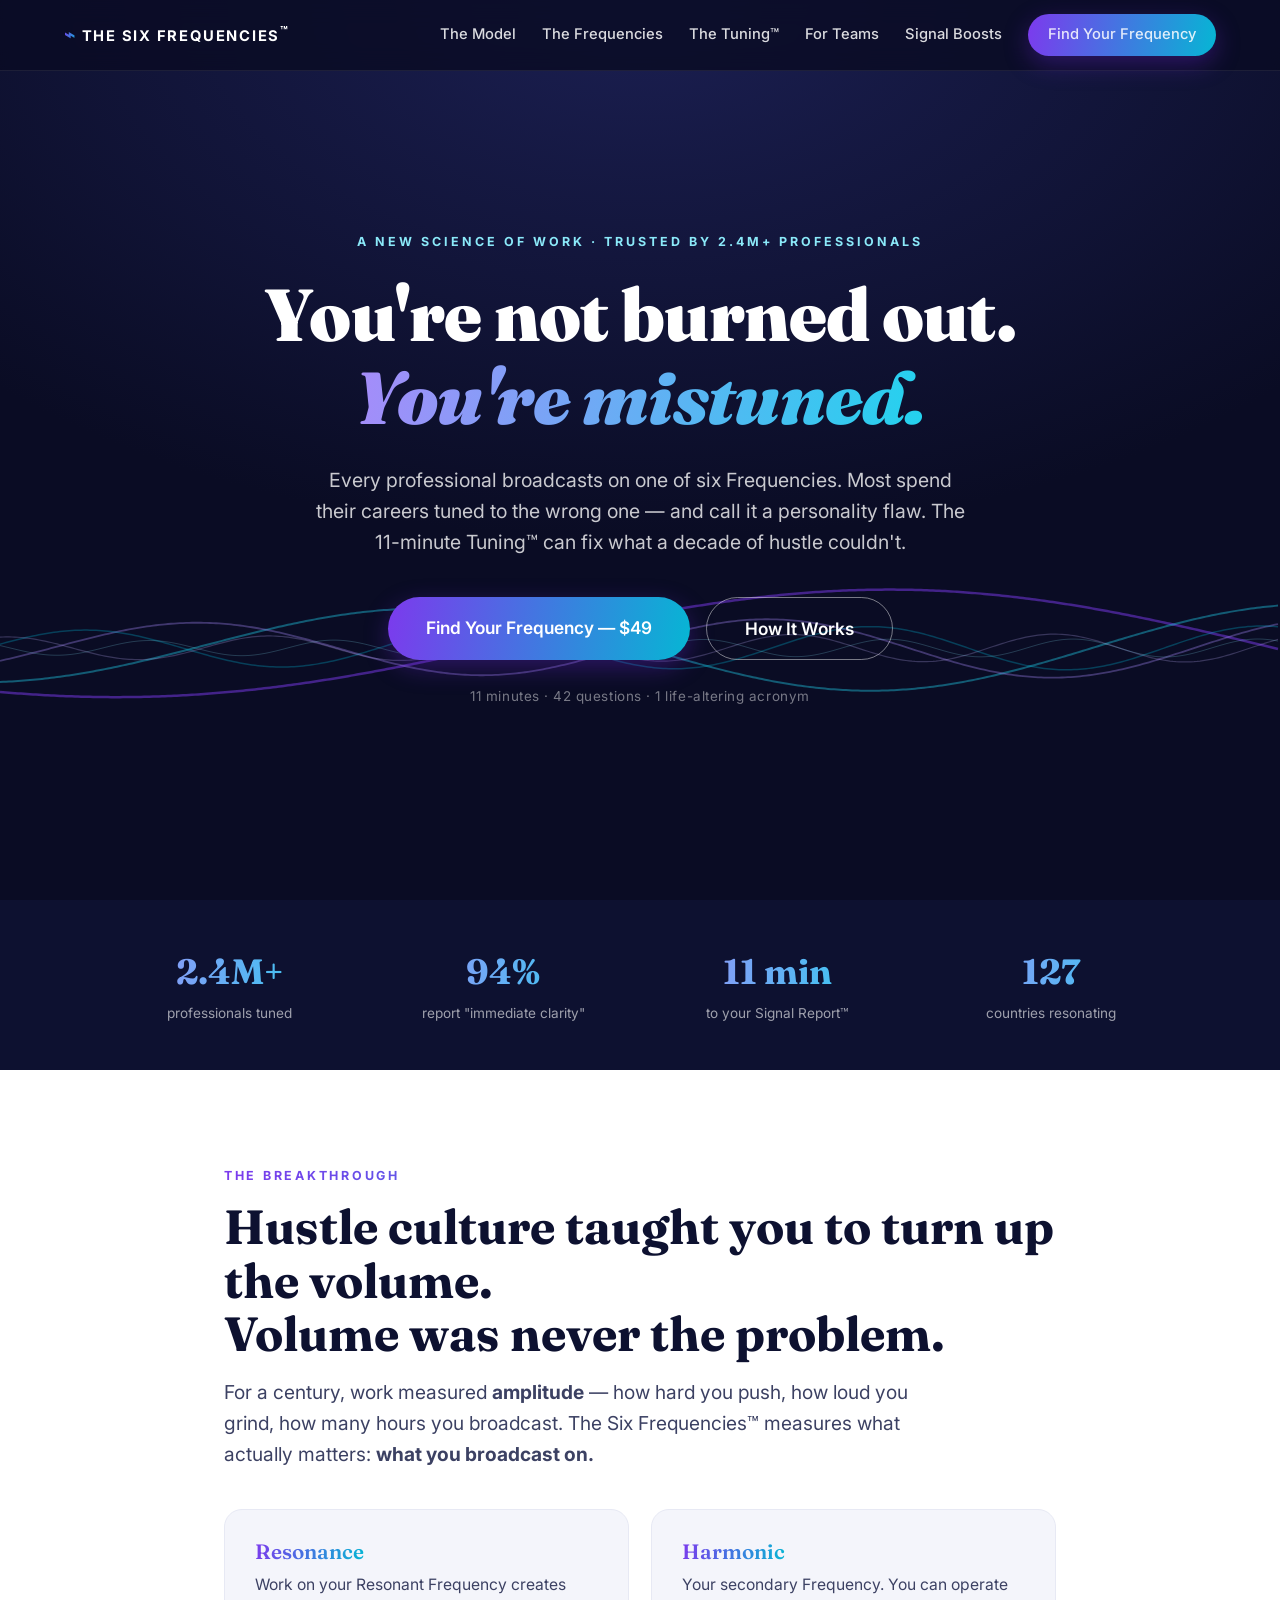
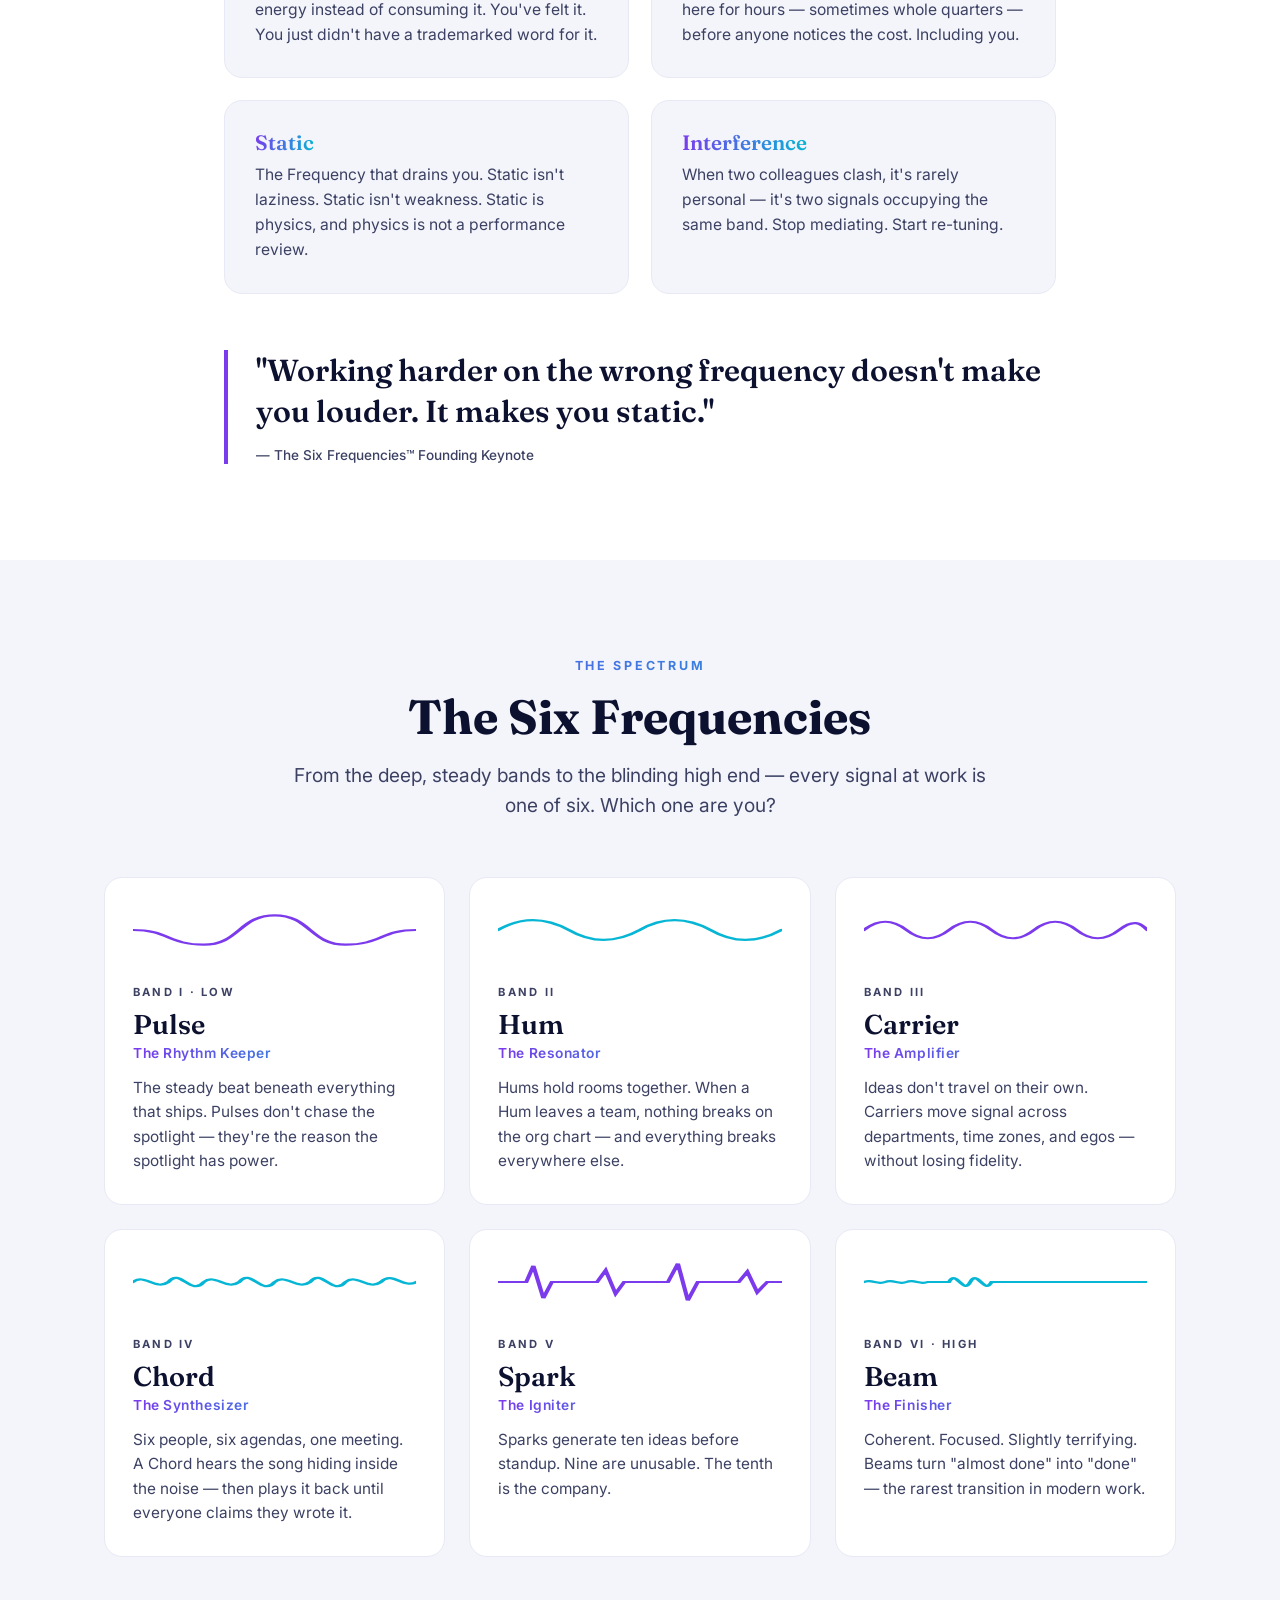
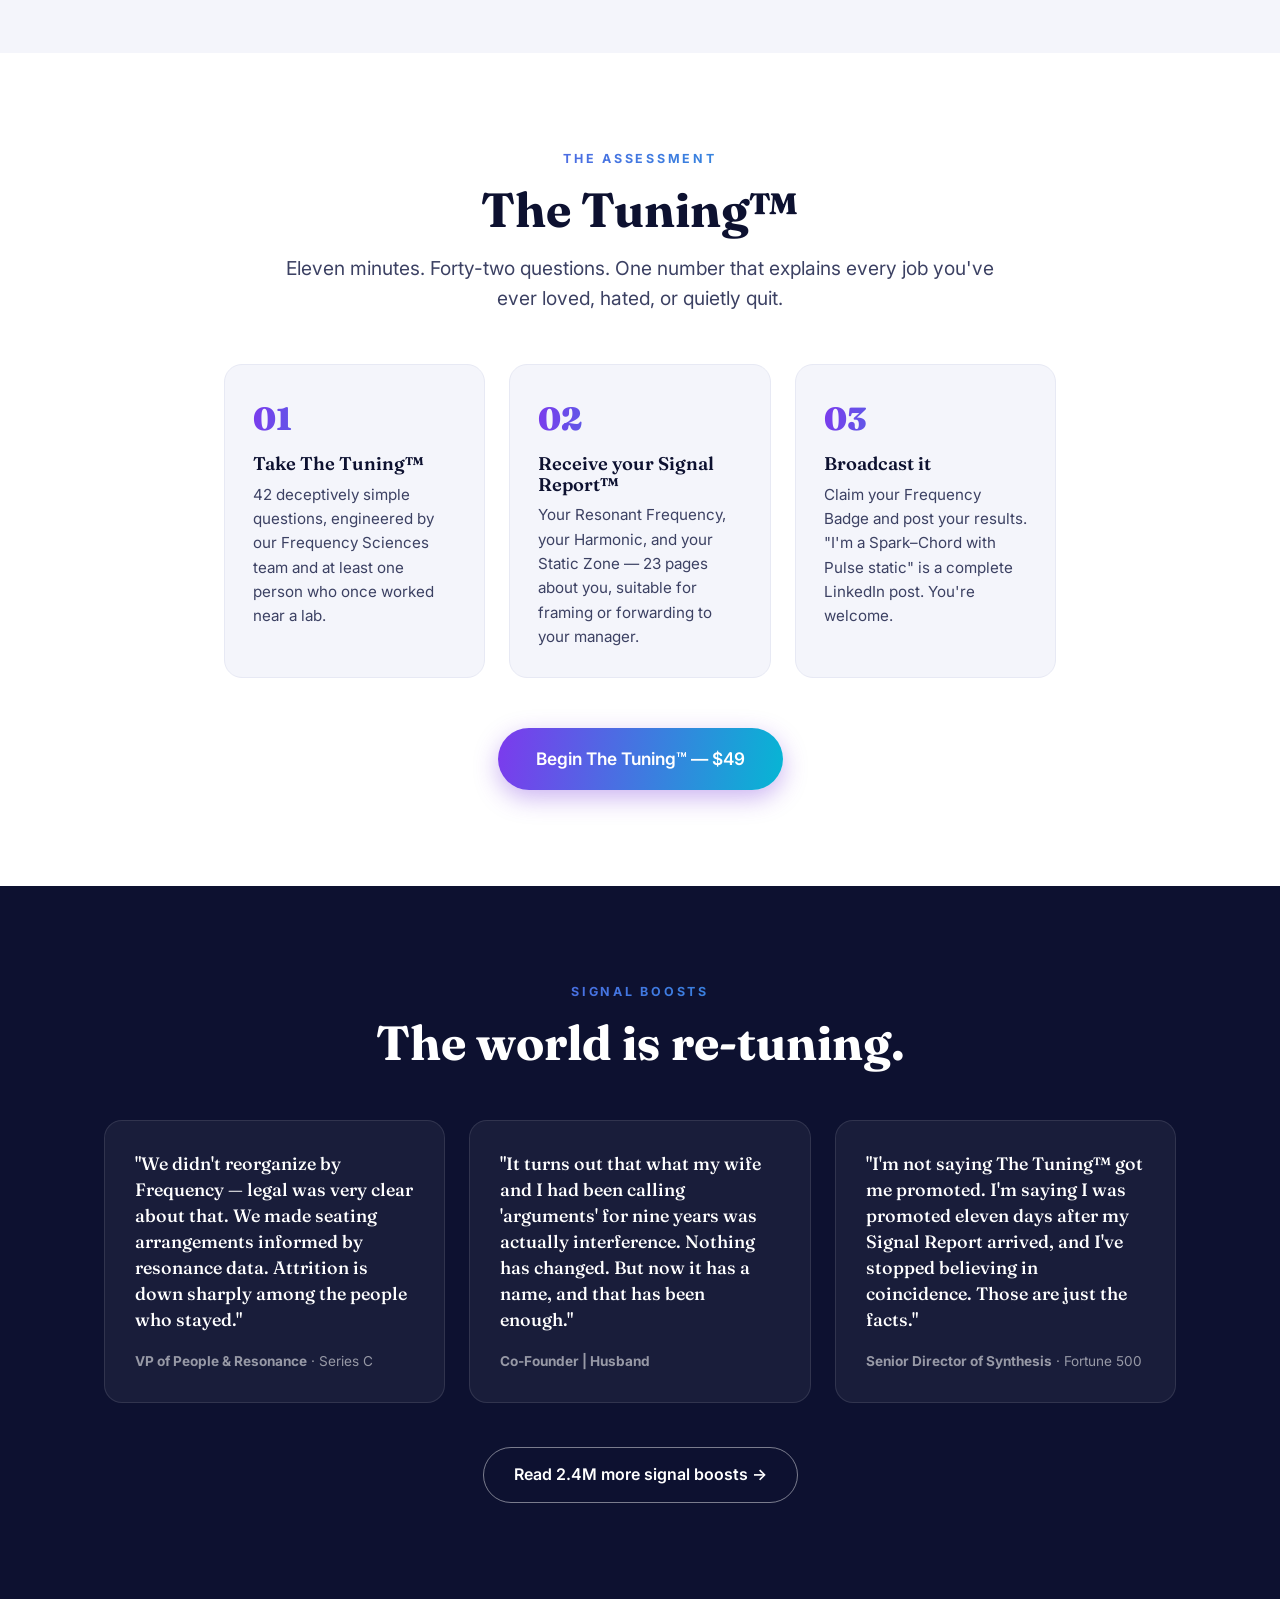
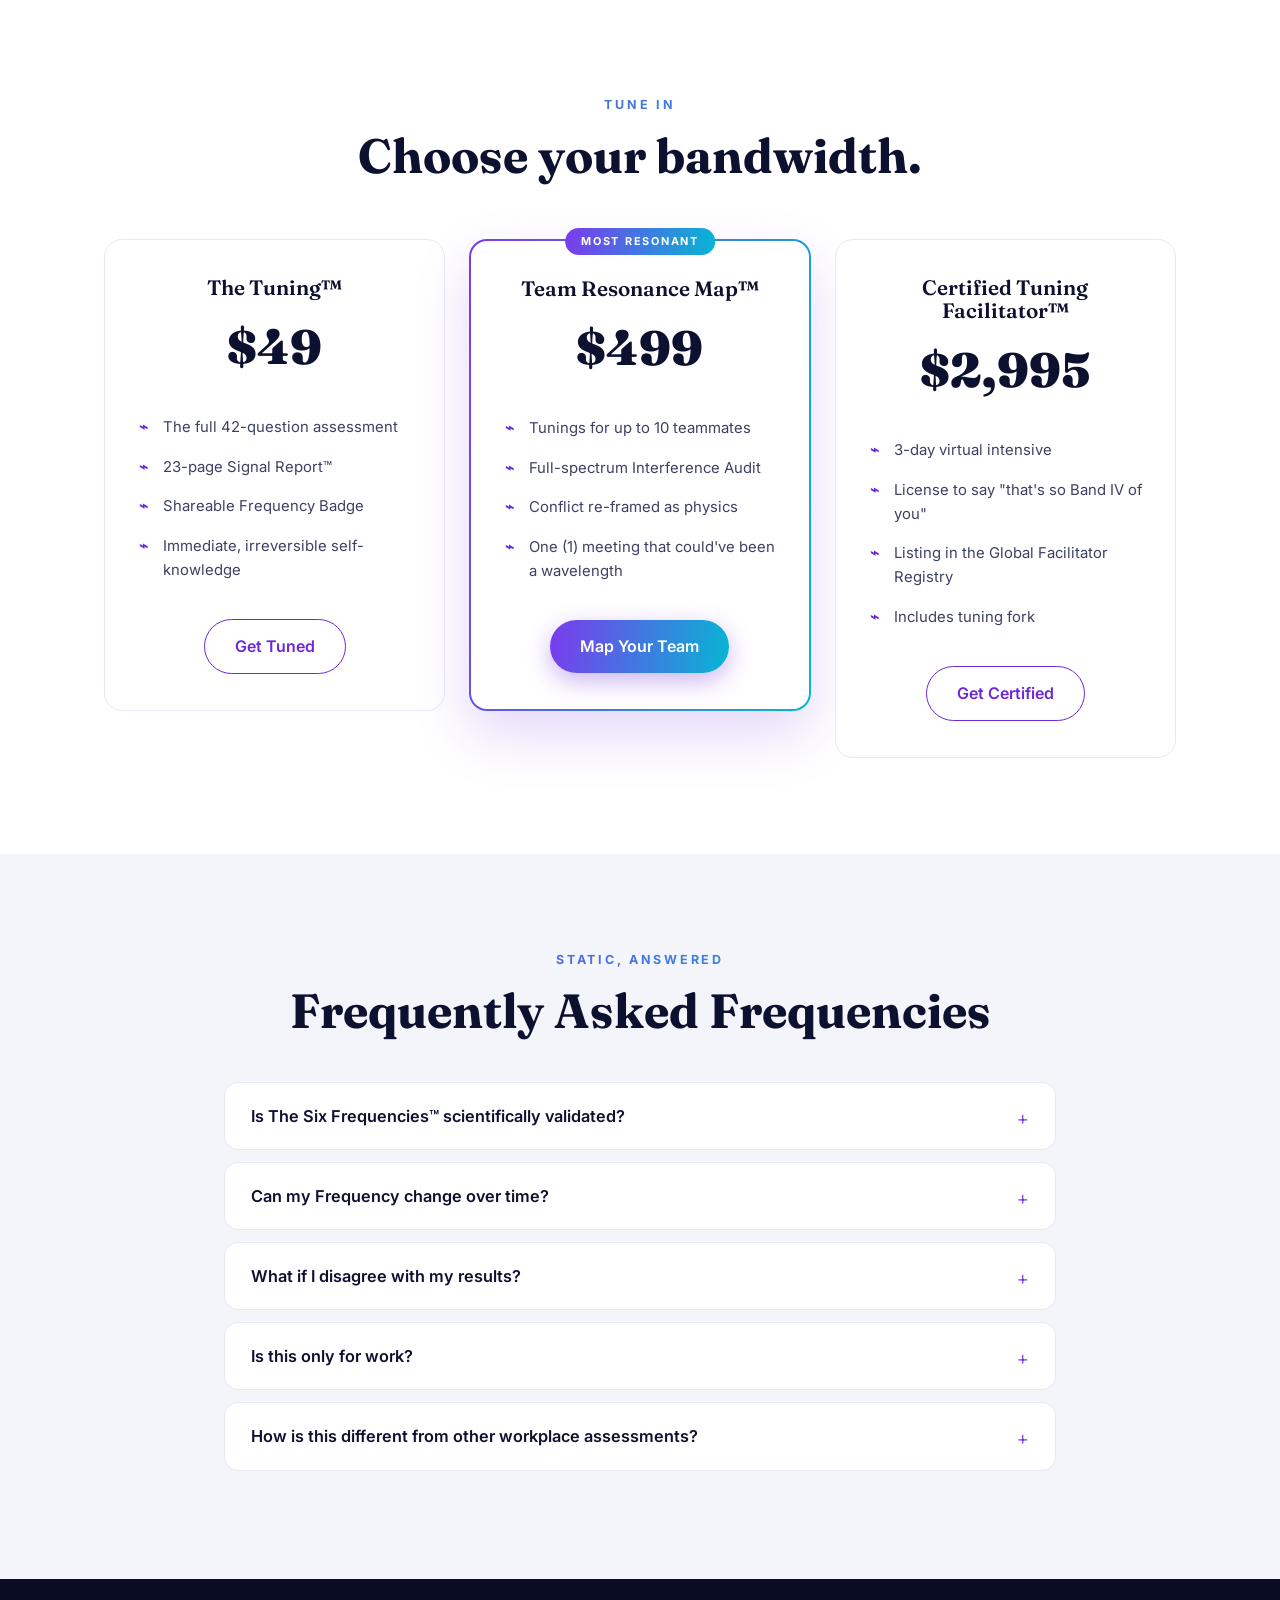
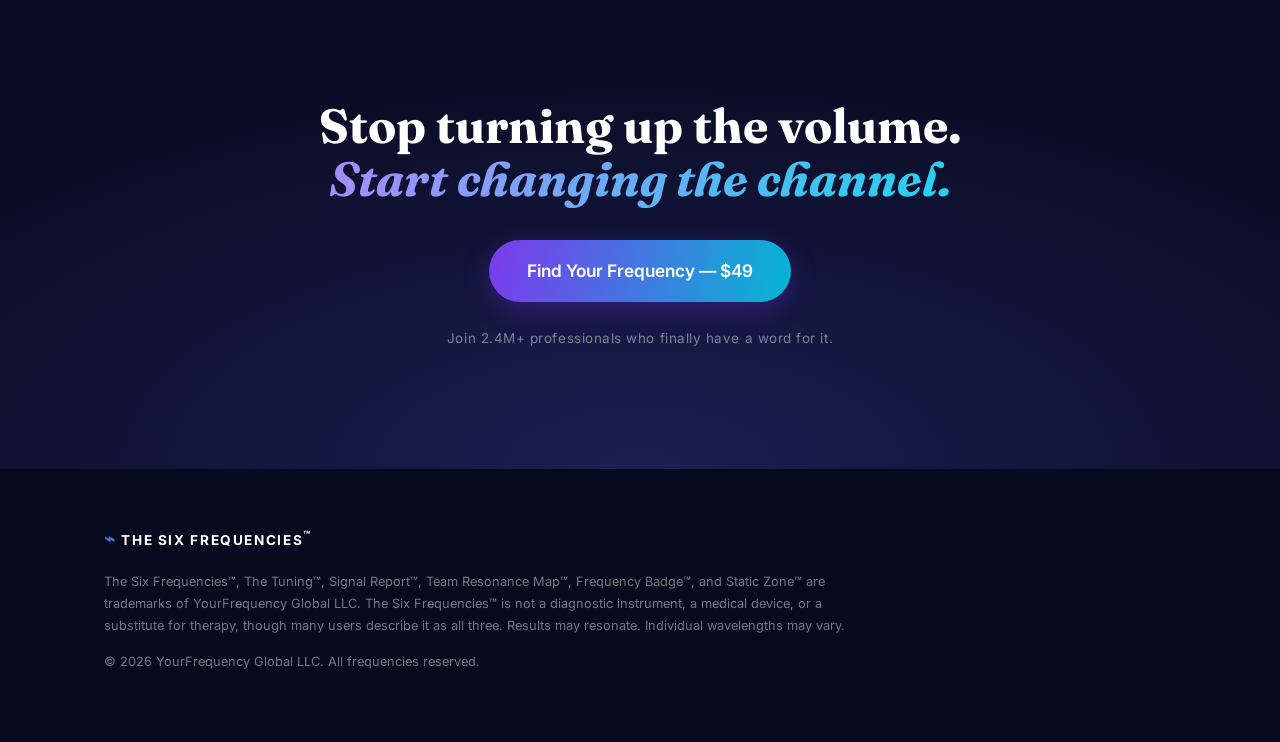
<file: index.html>
<!DOCTYPE html>
<html lang="en">
<head>
  <meta charset="UTF-8">
  <meta name="viewport" content="width=device-width, initial-scale=1.0">
  <title>The Six Frequencies™ — Find Your Frequency</title>
  <meta name="description" content="Every professional broadcasts on one of six Frequencies. Most spend their careers tuned to the wrong one. The 11-minute Tuning™ can fix what a decade of hustle couldn't.">
  <meta property="og:type" content="website">
  <meta property="og:url" content="https://jvanderberg.github.io/six-frequencies/">
  <meta property="og:site_name" content="The Six Frequencies™">
  <meta property="og:title" content="The Six Frequencies™ — You're not burned out. You're mistuned.">
  <meta property="og:description" content="Discover your Resonant Frequency, your Harmonic, and your Static Zone in 11 minutes.">
  <meta property="og:image" content="https://jvanderberg.github.io/six-frequencies/assets/og-image.png">
  <meta property="og:image:width" content="1200">
  <meta property="og:image:height" content="630">
  <meta property="og:image:alt" content="The Six Frequencies™ — You're not burned out. You're mistuned.">
  <meta name="twitter:card" content="summary_large_image">
  <meta name="twitter:title" content="The Six Frequencies™ — You're not burned out. You're mistuned.">
  <meta name="twitter:description" content="Discover your Resonant Frequency, your Harmonic, and your Static Zone in 11 minutes.">
  <meta name="twitter:image" content="https://jvanderberg.github.io/six-frequencies/assets/og-image.png">
  <link rel="preconnect" href="https://fonts.googleapis.com">
  <link rel="preconnect" href="https://fonts.gstatic.com" crossorigin>
  <link href="https://fonts.googleapis.com/css2?family=Fraunces:opsz,wght@9..144,400;9..144,600;9..144,700;9..144,900&family=Inter:wght@400;500;600;700&display=swap" rel="stylesheet">
  <link rel="stylesheet" href="css/style.css">
</head>
<body>

  <nav class="nav">
    <div class="nav-inner">
      <a href="#" class="logo"><span class="logo-glyph">⌁</span> THE SIX FREQUENCIES<sup>™</sup></a>
      <div class="nav-links">
        <a href="#model">The Model</a>
        <a href="#frequencies">The Frequencies</a>
        <a href="#tuning">The Tuning™</a>
        <a href="#teams">For Teams</a>
        <a href="testimonials.html">Signal Boosts</a>
        <a href="#tuning" class="btn btn-small btn-primary">Find Your Frequency</a>
      </div>
    </div>
  </nav>

  <header class="hero">
    <canvas id="wavefield" aria-hidden="true"></canvas>
    <div class="hero-content">
      <p class="eyebrow">A NEW SCIENCE OF WORK · TRUSTED BY 2.4M+ PROFESSIONALS</p>
      <h1>You're not burned out.<br><em>You're mistuned.</em></h1>
      <p class="hero-sub">Every professional broadcasts on one of six Frequencies. Most spend
        their careers tuned to the wrong one — and call it a personality flaw.
        The 11-minute Tuning™ can fix what a decade of hustle couldn't.</p>
      <div class="hero-ctas">
        <a href="#tuning" class="btn btn-primary btn-large">Find Your Frequency — $49</a>
        <a href="#model" class="btn btn-ghost btn-large">How It Works</a>
      </div>
      <p class="hero-fineprint">11 minutes · 42 questions · 1 life-altering acronym</p>
    </div>
  </header>

  <section class="stats">
    <div class="stats-inner">
      <div class="stat"><span class="stat-num">2.4M+</span><span class="stat-label">professionals tuned</span></div>
      <div class="stat"><span class="stat-num">94%</span><span class="stat-label">report "immediate clarity"</span></div>
      <div class="stat"><span class="stat-num">11 min</span><span class="stat-label">to your Signal Report™</span></div>
      <div class="stat"><span class="stat-num">127</span><span class="stat-label">countries resonating</span></div>
    </div>
  </section>

  <section class="model" id="model">
    <div class="container narrow">
      <p class="kicker">THE BREAKTHROUGH</p>
      <h2>Hustle culture taught you to turn up the volume.<br>Volume was never the problem.</h2>
      <p class="lede">For a century, work measured <strong>amplitude</strong> — how hard you push,
        how loud you grind, how many hours you broadcast. The Six Frequencies™ measures what
        actually matters: <strong>what you broadcast on.</strong></p>
      <div class="model-grid">
        <div class="model-card">
          <h3>Resonance</h3>
          <p>Work on your Resonant Frequency creates energy instead of consuming it. You've felt it. You just didn't have a trademarked word for it.</p>
        </div>
        <div class="model-card">
          <h3>Harmonic</h3>
          <p>Your secondary Frequency. You can operate here for hours — sometimes whole quarters — before anyone notices the cost. Including you.</p>
        </div>
        <div class="model-card">
          <h3>Static</h3>
          <p>The Frequency that drains you. Static isn't laziness. Static isn't weakness. Static is physics, and physics is not a performance review.</p>
        </div>
        <div class="model-card">
          <h3>Interference</h3>
          <p>When two colleagues clash, it's rarely personal — it's two signals occupying the same band. Stop mediating. Start re-tuning.</p>
        </div>
      </div>
      <blockquote class="pullquote">"Working harder on the wrong frequency doesn't make you louder. It makes you static."<cite>— The Six Frequencies™ Founding Keynote</cite></blockquote>
    </div>
  </section>

  <section class="frequencies" id="frequencies">
    <div class="container">
      <p class="kicker center">THE SPECTRUM</p>
      <h2 class="center">The Six Frequencies</h2>
      <p class="lede center">From the deep, steady bands to the blinding high end —
        every signal at work is one of six. Which one are you?</p>

      <div class="freq-grid">
        <div class="freq-card" data-band="1">
          <svg class="freq-wave" viewBox="0 0 200 60" preserveAspectRatio="none"><path d="M0,30 C25,30 25,50 50,50 C75,50 75,10 100,10 C125,10 125,50 150,50 C175,50 175,30 200,30"/></svg>
          <span class="band">BAND I · LOW</span>
          <h3>Pulse</h3>
          <p class="freq-role">The Rhythm Keeper</p>
          <p>The steady beat beneath everything that ships. Pulses don't chase the spotlight — they're the reason the spotlight has power.</p>
        </div>
        <div class="freq-card" data-band="2">
          <svg class="freq-wave" viewBox="0 0 200 60" preserveAspectRatio="none"><path d="M0,30 C16,12 33,12 50,30 C66,48 83,48 100,30 C116,12 133,12 150,30 C166,48 183,48 200,30"/></svg>
          <span class="band">BAND II</span>
          <h3>Hum</h3>
          <p class="freq-role">The Resonator</p>
          <p>Hums hold rooms together. When a Hum leaves a team, nothing breaks on the org chart — and everything breaks everywhere else.</p>
        </div>
        <div class="freq-card" data-band="3">
          <svg class="freq-wave" viewBox="0 0 200 60" preserveAspectRatio="none"><path d="M0,30 C10,15 20,15 30,30 C40,45 50,45 60,30 C70,15 80,15 90,30 C100,45 110,45 120,30 C130,15 140,15 150,30 C160,45 170,45 180,30 C190,15 195,20 200,30"/></svg>
          <span class="band">BAND III</span>
          <h3>Carrier</h3>
          <p class="freq-role">The Amplifier</p>
          <p>Ideas don't travel on their own. Carriers move signal across departments, time zones, and egos — without losing fidelity.</p>
        </div>
        <div class="freq-card" data-band="4">
          <svg class="freq-wave" viewBox="0 0 200 60" preserveAspectRatio="none"><path d="M0,30 C8,18 16,42 25,30 C33,10 41,50 50,30 C58,18 66,42 75,30 C83,10 91,50 100,30 C108,18 116,42 125,30 C133,10 141,50 150,30 C158,18 166,42 175,30 C183,14 191,40 200,30"/></svg>
          <span class="band">BAND IV</span>
          <h3>Chord</h3>
          <p class="freq-role">The Synthesizer</p>
          <p>Six people, six agendas, one meeting. A Chord hears the song hiding inside the noise — then plays it back until everyone claims they wrote it.</p>
        </div>
        <div class="freq-card" data-band="5">
          <svg class="freq-wave" viewBox="0 0 200 60" preserveAspectRatio="none"><path d="M0,30 L20,30 L25,8 L32,52 L38,30 L70,30 L76,14 L83,46 L89,30 L120,30 L127,5 L134,55 L141,30 L170,30 L176,16 L183,44 L190,30 L200,30"/></svg>
          <span class="band">BAND V</span>
          <h3>Spark</h3>
          <p class="freq-role">The Igniter</p>
          <p>Sparks generate ten ideas before standup. Nine are unusable. The tenth is the company.</p>
        </div>
        <div class="freq-card" data-band="6">
          <svg class="freq-wave" viewBox="0 0 200 60" preserveAspectRatio="none"><path d="M0,30 C5,26 10,34 15,30 C20,26 25,34 30,30 C35,26 40,34 45,30 L60,30 C65,12 70,48 75,30 C80,12 85,48 90,30 L200,30"/></svg>
          <span class="band">BAND VI · HIGH</span>
          <h3>Beam</h3>
          <p class="freq-role">The Finisher</p>
          <p>Coherent. Focused. Slightly terrifying. Beams turn "almost done" into "done" — the rarest transition in modern work.</p>
        </div>
      </div>
    </div>
  </section>

  <section class="tuning" id="tuning">
    <div class="container narrow">
      <p class="kicker center">THE ASSESSMENT</p>
      <h2 class="center">The Tuning™</h2>
      <p class="lede center">Eleven minutes. Forty-two questions. One number that explains
        every job you've ever loved, hated, or quietly quit.</p>
      <div class="steps">
        <div class="step">
          <span class="step-num">01</span>
          <h3>Take The Tuning™</h3>
          <p>42 deceptively simple questions, engineered by our Frequency Sciences team and at least one person who once worked near a lab.</p>
        </div>
        <div class="step">
          <span class="step-num">02</span>
          <h3>Receive your Signal Report™</h3>
          <p>Your Resonant Frequency, your Harmonic, and your Static Zone — 23 pages about you, suitable for framing or forwarding to your manager.</p>
        </div>
        <div class="step">
          <span class="step-num">03</span>
          <h3>Broadcast it</h3>
          <p>Claim your Frequency Badge and post your results. "I'm a Spark–Chord with Pulse static" is a complete LinkedIn post. You're welcome.</p>
        </div>
      </div>
      <div class="center"><a href="#" class="btn btn-primary btn-large">Begin The Tuning™ — $49</a></div>
    </div>
  </section>

  <section class="testimonials">
    <div class="container">
      <p class="kicker center">SIGNAL BOOSTS</p>
      <h2 class="center">The world is re-tuning.</h2>
      <div class="testimonial-grid">
        <figure class="testimonial">
          <blockquote>"We didn't reorganize by Frequency — legal was very clear about that. We made seating arrangements informed by resonance data. Attrition is down sharply among the people who stayed."</blockquote>
          <figcaption><strong>VP of People & Resonance</strong> · Series C</figcaption>
        </figure>
        <figure class="testimonial">
          <blockquote>"It turns out that what my wife and I had been calling 'arguments' for nine years was actually interference. Nothing has changed. But now it has a name, and that has been enough."</blockquote>
          <figcaption><strong>Co-Founder | Husband</strong></figcaption>
        </figure>
        <figure class="testimonial">
          <blockquote>"I'm not saying The Tuning™ got me promoted. I'm saying I was promoted eleven days after my Signal Report arrived, and I've stopped believing in coincidence. Those are just the facts."</blockquote>
          <figcaption><strong>Senior Director of Synthesis</strong> · Fortune 500</figcaption>
        </figure>
      </div>
      <div class="center" style="margin-top: 44px;">
        <a href="testimonials.html" class="btn btn-ghost">Read 2.4M more signal boosts →</a>
      </div>
    </div>
  </section>

  <section class="pricing" id="teams">
    <div class="container">
      <p class="kicker center">TUNE IN</p>
      <h2 class="center">Choose your bandwidth.</h2>
      <div class="price-grid">
        <div class="price-card">
          <h3>The Tuning™</h3>
          <p class="price">$49</p>
          <ul>
            <li>The full 42-question assessment</li>
            <li>23-page Signal Report™</li>
            <li>Shareable Frequency Badge</li>
            <li>Immediate, irreversible self-knowledge</li>
          </ul>
          <a href="#" class="btn btn-outline">Get Tuned</a>
        </div>
        <div class="price-card featured">
          <span class="ribbon">MOST RESONANT</span>
          <h3>Team Resonance Map™</h3>
          <p class="price">$499</p>
          <ul>
            <li>Tunings for up to 10 teammates</li>
            <li>Full-spectrum Interference Audit</li>
            <li>Conflict re-framed as physics</li>
            <li>One (1) meeting that could've been a wavelength</li>
          </ul>
          <a href="#" class="btn btn-primary">Map Your Team</a>
        </div>
        <div class="price-card">
          <h3>Certified Tuning Facilitator™</h3>
          <p class="price">$2,995</p>
          <ul>
            <li>3-day virtual intensive</li>
            <li>License to say "that's so Band IV of you"</li>
            <li>Listing in the Global Facilitator Registry</li>
            <li>Includes tuning fork</li>
          </ul>
          <a href="#" class="btn btn-outline">Get Certified</a>
        </div>
      </div>
    </div>
  </section>

  <section class="faq">
    <div class="container narrow">
      <p class="kicker center">STATIC, ANSWERED</p>
      <h2 class="center">Frequently Asked Frequencies</h2>
      <details>
        <summary>Is The Six Frequencies™ scientifically validated?</summary>
        <p>The Six Frequencies™ is validated by more than 2.4 million professionals who report feeling "extremely seen." We consider that a sample size.</p>
      </details>
      <details>
        <summary>Can my Frequency change over time?</summary>
        <p>Your Resonant Frequency is stable across your lifetime, except when it isn't. We recommend re-taking The Tuning™ annually ($49).</p>
      </details>
      <details>
        <summary>What if I disagree with my results?</summary>
        <p>Static is often loudest right before clarity. Sit with it. Then re-take The Tuning™ ($49).</p>
      </details>
      <details>
        <summary>Is this only for work?</summary>
        <p>Frequencies have saved marriages, fantasy football leagues, and at least one homeowners association. Signal does not respect office hours.</p>
      </details>
      <details>
        <summary>How is this different from other workplace assessments?</summary>
        <p>Other frameworks tell you what you are. The Six Frequencies™ tells you what you <em>broadcast</em>. Legally and conceptually, these are entirely different.</p>
      </details>
    </div>
  </section>

  <section class="final-cta">
    <div class="container narrow center">
      <h2>Stop turning up the volume.<br><em>Start changing the channel.</em></h2>
      <a href="#" class="btn btn-primary btn-large">Find Your Frequency — $49</a>
      <p class="hero-fineprint">Join 2.4M+ professionals who finally have a word for it.</p>
    </div>
  </section>

  <footer class="footer">
    <div class="container">
      <p class="logo"><span class="logo-glyph">⌁</span> THE SIX FREQUENCIES<sup>™</sup></p>
      <p class="footer-fine">The Six Frequencies™, The Tuning™, Signal Report™, Team Resonance Map™, Frequency Badge™, and Static Zone™ are trademarks of YourFrequency Global LLC.
      The Six Frequencies™ is not a diagnostic instrument, a medical device, or a substitute for therapy, though many users describe it as all three.
      Results may resonate. Individual wavelengths may vary.</p>
      <p class="footer-fine">© 2026 YourFrequency Global LLC. All frequencies reserved.</p>
    </div>
  </footer>

  <script src="js/main.js"></script>
</body>
</html>
</file>
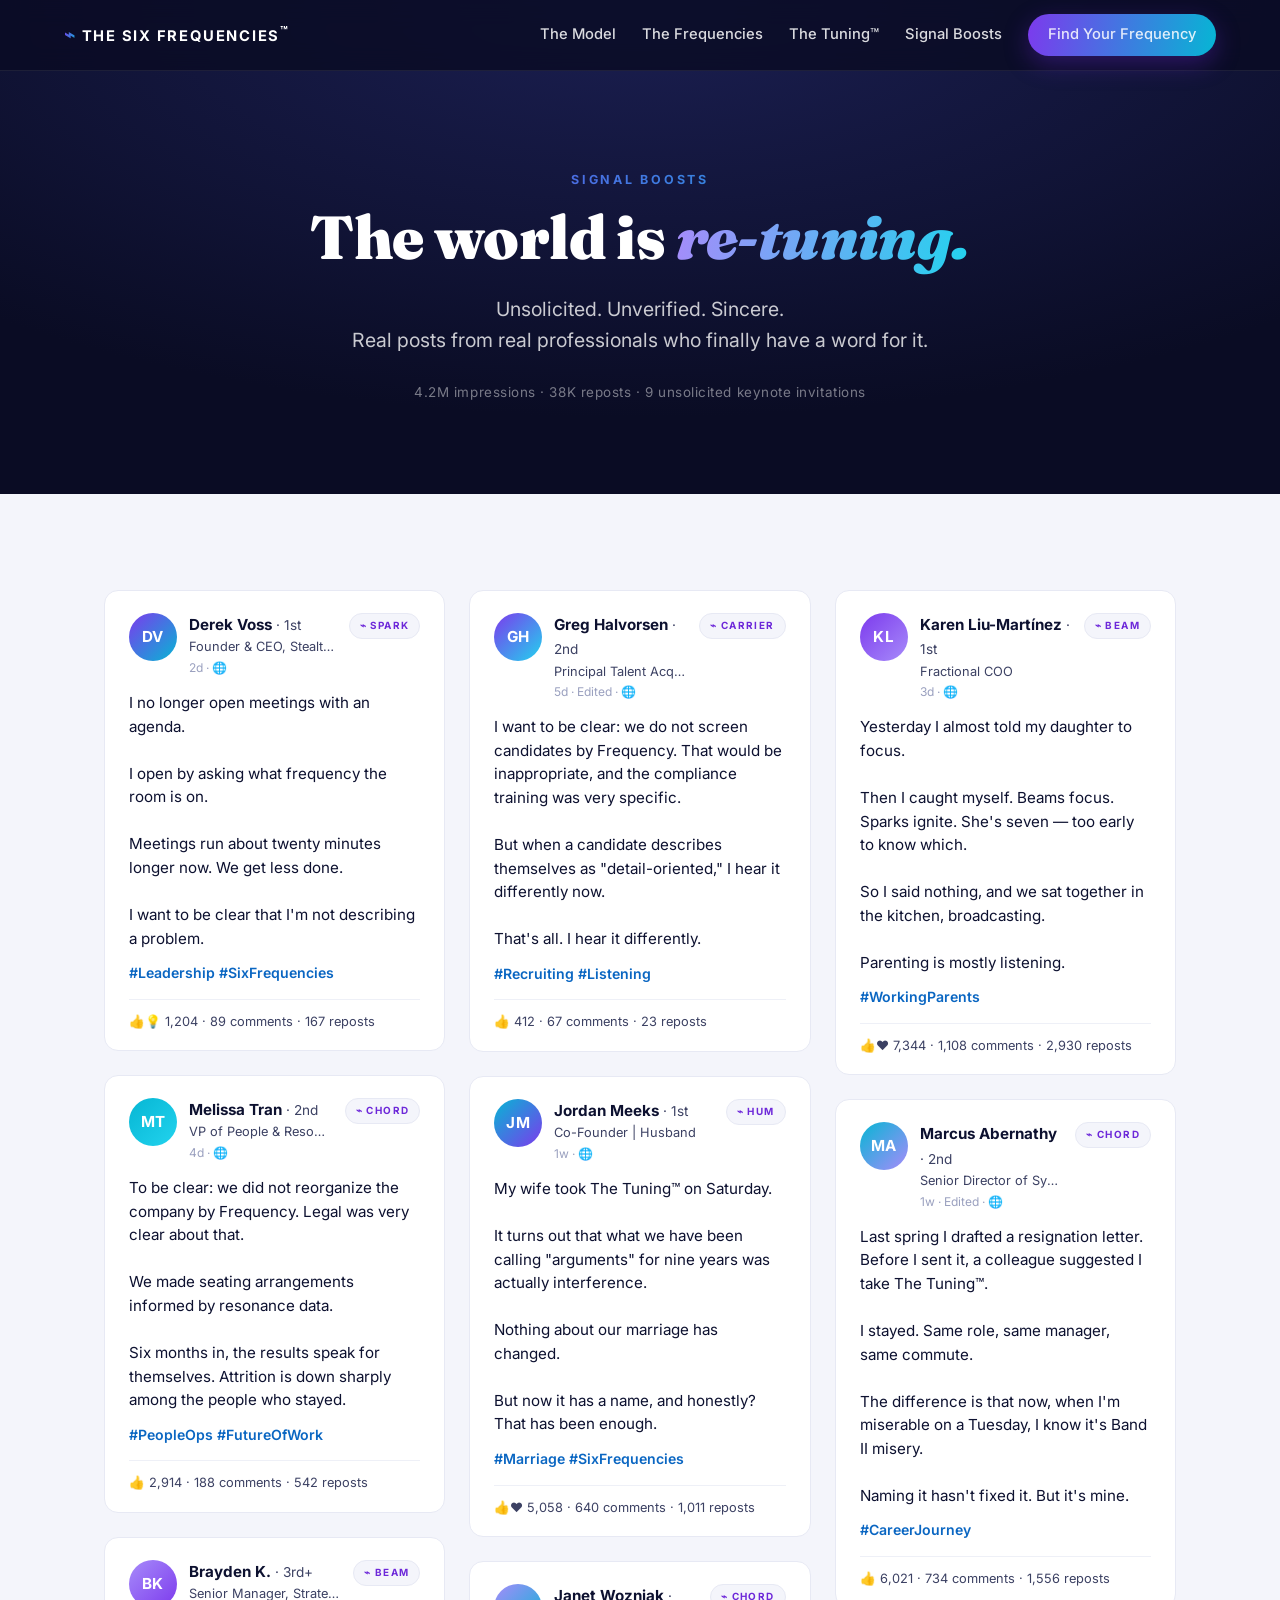
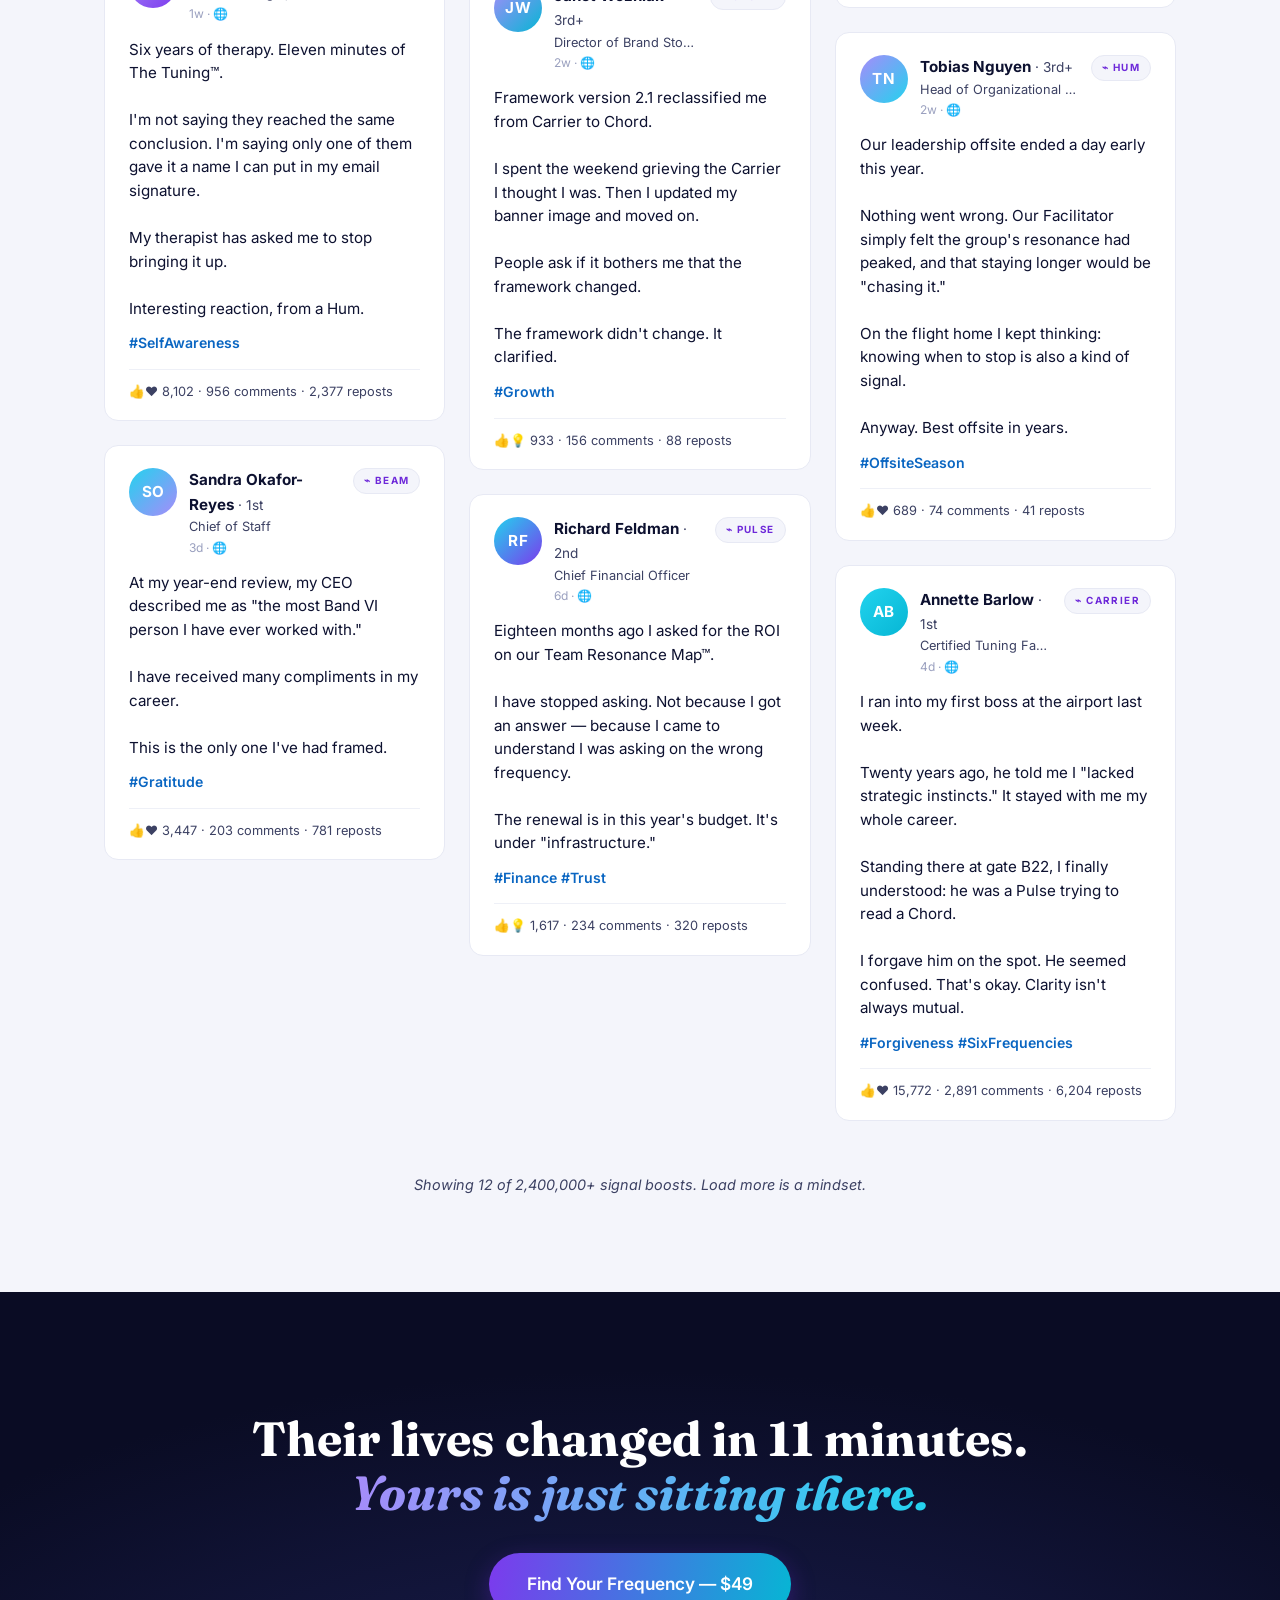
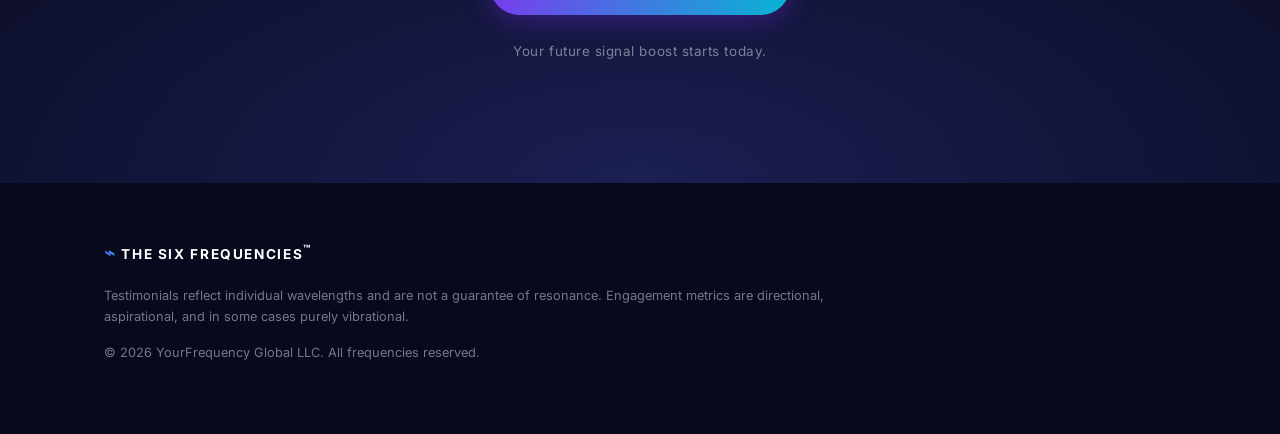
<file: testimonials.html>
<!DOCTYPE html>
<html lang="en">
<head>
  <meta charset="UTF-8">
  <meta name="viewport" content="width=device-width, initial-scale=1.0">
  <title>Signal Boosts — The Six Frequencies™</title>
  <meta name="description" content="Unsolicited. Unverified. Sincere. Real stories from 2.4M+ professionals who finally have a word for it.">
  <meta property="og:type" content="website">
  <meta property="og:url" content="https://jvanderberg.github.io/six-frequencies/testimonials.html">
  <meta property="og:site_name" content="The Six Frequencies™">
  <meta property="og:title" content="Signal Boosts — The Six Frequencies™">
  <meta property="og:description" content="The world is re-tuning. Read the signal boosts.">
  <meta property="og:image" content="https://jvanderberg.github.io/six-frequencies/assets/og-image.png">
  <meta property="og:image:width" content="1200">
  <meta property="og:image:height" content="630">
  <meta property="og:image:alt" content="The Six Frequencies™ — You're not burned out. You're mistuned.">
  <meta name="twitter:card" content="summary_large_image">
  <meta name="twitter:title" content="Signal Boosts — The Six Frequencies™">
  <meta name="twitter:description" content="The world is re-tuning. Read the signal boosts.">
  <meta name="twitter:image" content="https://jvanderberg.github.io/six-frequencies/assets/og-image.png">
  <link rel="preconnect" href="https://fonts.googleapis.com">
  <link rel="preconnect" href="https://fonts.gstatic.com" crossorigin>
  <link href="https://fonts.googleapis.com/css2?family=Fraunces:opsz,wght@9..144,400;9..144,600;9..144,700;9..144,900&family=Inter:wght@400;500;600;700&display=swap" rel="stylesheet">
  <link rel="stylesheet" href="css/style.css">
</head>
<body>

  <nav class="nav">
    <div class="nav-inner">
      <a href="index.html" class="logo"><span class="logo-glyph">⌁</span> THE SIX FREQUENCIES<sup>™</sup></a>
      <div class="nav-links">
        <a href="index.html#model">The Model</a>
        <a href="index.html#frequencies">The Frequencies</a>
        <a href="index.html#tuning">The Tuning™</a>
        <a href="testimonials.html">Signal Boosts</a>
        <a href="index.html#tuning" class="btn btn-small btn-primary">Find Your Frequency</a>
      </div>
    </div>
  </nav>

  <header class="page-hero">
    <div class="container narrow center">
      <p class="kicker">SIGNAL BOOSTS</p>
      <h1>The world is <em>re-tuning.</em></h1>
      <p class="hero-sub">Unsolicited. Unverified. Sincere.<br>
        Real posts from real professionals who finally have a word for it.</p>
      <p class="hero-fineprint">4.2M impressions · 38K reposts · 9 unsolicited keynote invitations</p>
    </div>
  </header>

  <section class="boosts">
    <div class="container">
      <div class="li-grid">

        <article class="li-card">
          <div class="li-head">
            <span class="li-avatar" style="--a:#7c3aed;--b:#06b6d4;">DV</span>
            <div class="li-meta">
              <span class="li-name">Derek Voss <span class="li-degree">· 1st</span></span>
              <span class="li-headline">Founder & CEO, Stealth (again)</span>
              <span class="li-time">2d · 🌐</span>
            </div>
            <span class="li-band">⌁ SPARK</span>
          </div>
          <p class="li-body">I no longer open meetings with an agenda.

I open by asking what frequency the room is on.

Meetings run about twenty minutes longer now. We get less done.

I want to be clear that I'm not describing a problem.</p>
          <p class="li-tags">#Leadership #SixFrequencies</p>
          <p class="li-engage">👍💡 1,204 · 89 comments · 167 reposts</p>
        </article>

        <article class="li-card">
          <div class="li-head">
            <span class="li-avatar" style="--a:#06b6d4;--b:#22d3ee;">MT</span>
            <div class="li-meta">
              <span class="li-name">Melissa Tran <span class="li-degree">· 2nd</span></span>
              <span class="li-headline">VP of People & Resonance, Series C</span>
              <span class="li-time">4d · 🌐</span>
            </div>
            <span class="li-band">⌁ CHORD</span>
          </div>
          <p class="li-body">To be clear: we did not reorganize the company by Frequency. Legal was very clear about that.

We made seating arrangements informed by resonance data.

Six months in, the results speak for themselves. Attrition is down sharply among the people who stayed.</p>
          <p class="li-tags">#PeopleOps #FutureOfWork</p>
          <p class="li-engage">👍 2,914 · 188 comments · 542 reposts</p>
        </article>

        <article class="li-card">
          <div class="li-head">
            <span class="li-avatar" style="--a:#a78bfa;--b:#7c3aed;">BK</span>
            <div class="li-meta">
              <span class="li-name">Brayden K. <span class="li-degree">· 3rd+</span></span>
              <span class="li-headline">Senior Manager, Strategic Initiatives</span>
              <span class="li-time">1w · 🌐</span>
            </div>
            <span class="li-band">⌁ BEAM</span>
          </div>
          <p class="li-body">Six years of therapy. Eleven minutes of The Tuning™.

I'm not saying they reached the same conclusion. I'm saying only one of them gave it a name I can put in my email signature.

My therapist has asked me to stop bringing it up.

Interesting reaction, from a Hum.</p>
          <p class="li-tags">#SelfAwareness</p>
          <p class="li-engage">👍❤️ 8,102 · 956 comments · 2,377 reposts</p>
        </article>

        <article class="li-card">
          <div class="li-head">
            <span class="li-avatar" style="--a:#22d3ee;--b:#a78bfa;">SO</span>
            <div class="li-meta">
              <span class="li-name">Sandra Okafor-Reyes <span class="li-degree">· 1st</span></span>
              <span class="li-headline">Chief of Staff</span>
              <span class="li-time">3d · 🌐</span>
            </div>
            <span class="li-band">⌁ BEAM</span>
          </div>
          <p class="li-body">At my year-end review, my CEO described me as "the most Band VI person I have ever worked with."

I have received many compliments in my career.

This is the only one I've had framed.</p>
          <p class="li-tags">#Gratitude</p>
          <p class="li-engage">👍❤️ 3,447 · 203 comments · 781 reposts</p>
        </article>

        <article class="li-card">
          <div class="li-head">
            <span class="li-avatar" style="--a:#7c3aed;--b:#22d3ee;">GH</span>
            <div class="li-meta">
              <span class="li-name">Greg Halvorsen <span class="li-degree">· 2nd</span></span>
              <span class="li-headline">Principal Talent Acquisition Partner</span>
              <span class="li-time">5d · Edited · 🌐</span>
            </div>
            <span class="li-band">⌁ CARRIER</span>
          </div>
          <p class="li-body">I want to be clear: we do not screen candidates by Frequency. That would be inappropriate, and the compliance training was very specific.

But when a candidate describes themselves as "detail-oriented," I hear it differently now.

That's all. I hear it differently.</p>
          <p class="li-tags">#Recruiting #Listening</p>
          <p class="li-engage">👍 412 · 67 comments · 23 reposts</p>
        </article>

        <article class="li-card">
          <div class="li-head">
            <span class="li-avatar" style="--a:#06b6d4;--b:#7c3aed;">JM</span>
            <div class="li-meta">
              <span class="li-name">Jordan Meeks <span class="li-degree">· 1st</span></span>
              <span class="li-headline">Co-Founder | Husband</span>
              <span class="li-time">1w · 🌐</span>
            </div>
            <span class="li-band">⌁ HUM</span>
          </div>
          <p class="li-body">My wife took The Tuning™ on Saturday.

It turns out that what we have been calling "arguments" for nine years was actually interference.

Nothing about our marriage has changed.

But now it has a name, and honestly? That has been enough.</p>
          <p class="li-tags">#Marriage #SixFrequencies</p>
          <p class="li-engage">👍❤️ 5,058 · 640 comments · 1,011 reposts</p>
        </article>

        <article class="li-card">
          <div class="li-head">
            <span class="li-avatar" style="--a:#a78bfa;--b:#06b6d4;">JW</span>
            <div class="li-meta">
              <span class="li-name">Janet Wozniak <span class="li-degree">· 3rd+</span></span>
              <span class="li-headline">Director of Brand Storytelling</span>
              <span class="li-time">2w · 🌐</span>
            </div>
            <span class="li-band">⌁ CHORD</span>
          </div>
          <p class="li-body">Framework version 2.1 reclassified me from Carrier to Chord.

I spent the weekend grieving the Carrier I thought I was. Then I updated my banner image and moved on.

People ask if it bothers me that the framework changed.

The framework didn't change. It clarified.</p>
          <p class="li-tags">#Growth</p>
          <p class="li-engage">👍💡 933 · 156 comments · 88 reposts</p>
        </article>

        <article class="li-card">
          <div class="li-head">
            <span class="li-avatar" style="--a:#22d3ee;--b:#7c3aed;">RF</span>
            <div class="li-meta">
              <span class="li-name">Richard Feldman <span class="li-degree">· 2nd</span></span>
              <span class="li-headline">Chief Financial Officer</span>
              <span class="li-time">6d · 🌐</span>
            </div>
            <span class="li-band">⌁ PULSE</span>
          </div>
          <p class="li-body">Eighteen months ago I asked for the ROI on our Team Resonance Map™.

I have stopped asking. Not because I got an answer — because I came to understand I was asking on the wrong frequency.

The renewal is in this year's budget. It's under "infrastructure."</p>
          <p class="li-tags">#Finance #Trust</p>
          <p class="li-engage">👍💡 1,617 · 234 comments · 320 reposts</p>
        </article>

        <article class="li-card">
          <div class="li-head">
            <span class="li-avatar" style="--a:#7c3aed;--b:#a78bfa;">KL</span>
            <div class="li-meta">
              <span class="li-name">Karen Liu-Martínez <span class="li-degree">· 1st</span></span>
              <span class="li-headline">Fractional COO</span>
              <span class="li-time">3d · 🌐</span>
            </div>
            <span class="li-band">⌁ BEAM</span>
          </div>
          <p class="li-body">Yesterday I almost told my daughter to focus.

Then I caught myself. Beams focus. Sparks ignite. She's seven — too early to know which.

So I said nothing, and we sat together in the kitchen, broadcasting.

Parenting is mostly listening.</p>
          <p class="li-tags">#WorkingParents</p>
          <p class="li-engage">👍❤️ 7,344 · 1,108 comments · 2,930 reposts</p>
        </article>

        <article class="li-card">
          <div class="li-head">
            <span class="li-avatar" style="--a:#06b6d4;--b:#a78bfa;">MA</span>
            <div class="li-meta">
              <span class="li-name">Marcus Abernathy <span class="li-degree">· 2nd</span></span>
              <span class="li-headline">Senior Director of Synthesis</span>
              <span class="li-time">1w · Edited · 🌐</span>
            </div>
            <span class="li-band">⌁ CHORD</span>
          </div>
          <p class="li-body">Last spring I drafted a resignation letter. Before I sent it, a colleague suggested I take The Tuning™.

I stayed. Same role, same manager, same commute.

The difference is that now, when I'm miserable on a Tuesday, I know it's Band II misery.

Naming it hasn't fixed it. But it's mine.</p>
          <p class="li-tags">#CareerJourney</p>
          <p class="li-engage">👍 6,021 · 734 comments · 1,556 reposts</p>
        </article>

        <article class="li-card">
          <div class="li-head">
            <span class="li-avatar" style="--a:#a78bfa;--b:#22d3ee;">TN</span>
            <div class="li-meta">
              <span class="li-name">Tobias Nguyen <span class="li-degree">· 3rd+</span></span>
              <span class="li-headline">Head of Organizational Effectiveness</span>
              <span class="li-time">2w · 🌐</span>
            </div>
            <span class="li-band">⌁ HUM</span>
          </div>
          <p class="li-body">Our leadership offsite ended a day early this year.

Nothing went wrong. Our Facilitator simply felt the group's resonance had peaked, and that staying longer would be "chasing it."

On the flight home I kept thinking: knowing when to stop is also a kind of signal.

Anyway. Best offsite in years.</p>
          <p class="li-tags">#OffsiteSeason</p>
          <p class="li-engage">👍❤️ 689 · 74 comments · 41 reposts</p>
        </article>

        <article class="li-card">
          <div class="li-head">
            <span class="li-avatar" style="--a:#22d3ee;--b:#06b6d4;">AB</span>
            <div class="li-meta">
              <span class="li-name">Annette Barlow <span class="li-degree">· 1st</span></span>
              <span class="li-headline">Certified Tuning Facilitator™</span>
              <span class="li-time">4d · 🌐</span>
            </div>
            <span class="li-band">⌁ CARRIER</span>
          </div>
          <p class="li-body">I ran into my first boss at the airport last week.

Twenty years ago, he told me I "lacked strategic instincts." It stayed with me my whole career.

Standing there at gate B22, I finally understood: he was a Pulse trying to read a Chord.

I forgave him on the spot. He seemed confused. That's okay. Clarity isn't always mutual.</p>
          <p class="li-tags">#Forgiveness #SixFrequencies</p>
          <p class="li-engage">👍❤️ 15,772 · 2,891 comments · 6,204 reposts</p>
        </article>

      </div>
      <p class="boosts-more">Showing 12 of 2,400,000+ signal boosts. Load more is a mindset.</p>
    </div>
  </section>

  <section class="final-cta">
    <div class="container narrow center">
      <h2>Their lives changed in 11 minutes.<br><em>Yours is just sitting there.</em></h2>
      <a href="index.html#tuning" class="btn btn-primary btn-large">Find Your Frequency — $49</a>
      <p class="hero-fineprint">Your future signal boost starts today.</p>
    </div>
  </section>

  <footer class="footer">
    <div class="container">
      <p class="logo"><span class="logo-glyph">⌁</span> THE SIX FREQUENCIES<sup>™</sup></p>
      <p class="footer-fine">Testimonials reflect individual wavelengths and are not a guarantee of resonance.
      Engagement metrics are directional, aspirational, and in some cases purely vibrational.</p>
      <p class="footer-fine">© 2026 YourFrequency Global LLC. All frequencies reserved.</p>
    </div>
  </footer>

  <script src="js/main.js"></script>
</body>
</html>
</file>
<file: css/style.css>
:root {
  --ink: #0d1130;
  --ink-soft: #3c4163;
  --paper: #ffffff;
  --paper-tint: #f4f5fb;
  --violet: #6d28d9;
  --cyan: #06b6d4;
  --grad: linear-gradient(100deg, #7c3aed 0%, #06b6d4 100%);
  --radius: 18px;
  --font-display: "Fraunces", Georgia, serif;
  --font-body: "Inter", -apple-system, sans-serif;
}

* { margin: 0; padding: 0; box-sizing: border-box; }

html { scroll-behavior: smooth; }

body {
  font-family: var(--font-body);
  color: var(--ink);
  background: var(--paper);
  line-height: 1.6;
  -webkit-font-smoothing: antialiased;
}

h1, h2, h3 { font-family: var(--font-display); line-height: 1.12; }
h1 { font-size: clamp(2.6rem, 6vw, 4.6rem); font-weight: 900; letter-spacing: -0.01em; }
h2 { font-size: clamp(1.9rem, 4vw, 3rem); font-weight: 700; margin-bottom: 1rem; }
h3 { font-size: 1.3rem; font-weight: 600; }
em { font-style: italic; }

.container { max-width: 1120px; margin: 0 auto; padding: 0 24px; }
.container.narrow { max-width: 880px; }
.center { text-align: center; }

section { padding: 96px 0; scroll-margin-top: 64px; }

.kicker {
  font-size: 0.78rem;
  font-weight: 700;
  letter-spacing: 0.22em;
  background: var(--grad);
  -webkit-background-clip: text;
  background-clip: text;
  color: transparent;
  margin-bottom: 14px;
}

.lede {
  font-size: 1.2rem;
  color: var(--ink-soft);
  max-width: 720px;
  margin: 0 0 2.5rem;
}
.lede.center { margin-left: auto; margin-right: auto; }

/* ---------- buttons ---------- */
.btn {
  display: inline-block;
  font-weight: 600;
  text-decoration: none;
  border-radius: 999px;
  padding: 14px 30px;
  font-size: 1rem;
  transition: transform 0.15s ease, box-shadow 0.15s ease;
}
.btn:hover { transform: translateY(-2px); }
.btn-primary {
  background: var(--grad);
  color: #fff;
  box-shadow: 0 8px 24px rgba(109, 40, 217, 0.35);
}
.btn-ghost { color: #fff; border: 1.5px solid rgba(255, 255, 255, 0.45); }
.btn-outline { color: var(--violet); border: 1.5px solid var(--violet); }
.btn-large { padding: 17px 38px; font-size: 1.08rem; }
.btn-small { padding: 9px 20px; font-size: 0.88rem; }

/* ---------- nav ---------- */
.nav {
  position: fixed;
  top: 0; left: 0; right: 0;
  z-index: 100;
  background: rgba(10, 12, 36, 0.82);
  backdrop-filter: blur(12px);
  border-bottom: 1px solid rgba(255, 255, 255, 0.08);
}
.nav-inner {
  max-width: 1200px;
  margin: 0 auto;
  padding: 14px 24px;
  display: flex;
  align-items: center;
  justify-content: space-between;
}
.logo {
  font-weight: 700;
  font-size: 0.92rem;
  letter-spacing: 0.12em;
  color: #fff;
  text-decoration: none;
  white-space: nowrap;
}
.logo-glyph {
  background: var(--grad);
  -webkit-background-clip: text;
  background-clip: text;
  color: transparent;
  font-size: 1.1rem;
}
.nav-links { display: flex; align-items: center; gap: 26px; }
.nav-links a {
  color: rgba(255, 255, 255, 0.85);
  text-decoration: none;
  font-size: 0.92rem;
  font-weight: 500;
}
.nav-links a:hover { color: #fff; }

/* ---------- hero ---------- */
.hero {
  position: relative;
  min-height: 100vh;
  display: flex;
  align-items: center;
  justify-content: center;
  text-align: center;
  background: radial-gradient(120% 100% at 50% 0%, #1b1f52 0%, #0a0c24 60%);
  color: #fff;
  overflow: hidden;
  padding: 140px 24px 100px;
}
#wavefield {
  position: absolute;
  inset: 0;
  width: 100%;
  height: 100%;
}
.hero-content { position: relative; max-width: 860px; }
.eyebrow {
  font-size: 0.78rem;
  font-weight: 700;
  letter-spacing: 0.24em;
  color: #8be9f9;
  margin-bottom: 22px;
}
.hero h1 em {
  background: linear-gradient(100deg, #a78bfa, #22d3ee);
  -webkit-background-clip: text;
  background-clip: text;
  color: transparent;
}
.hero-sub {
  font-size: 1.22rem;
  color: rgba(255, 255, 255, 0.78);
  max-width: 660px;
  margin: 26px auto 38px;
}
.hero-ctas { display: flex; gap: 16px; justify-content: center; flex-wrap: wrap; }
.hero-fineprint {
  margin-top: 26px;
  font-size: 0.84rem;
  color: rgba(255, 255, 255, 0.45);
  letter-spacing: 0.04em;
}

/* ---------- stats ---------- */
.stats { background: var(--ink); color: #fff; padding: 44px 0; }
.stats-inner {
  max-width: 1120px;
  margin: 0 auto;
  padding: 0 24px;
  display: grid;
  grid-template-columns: repeat(4, 1fr);
  gap: 24px;
  text-align: center;
}
.stat-num {
  display: block;
  font-family: var(--font-display);
  font-size: 2.2rem;
  font-weight: 700;
  background: linear-gradient(100deg, #a78bfa, #22d3ee);
  -webkit-background-clip: text;
  background-clip: text;
  color: transparent;
}
.stat-label { font-size: 0.85rem; color: rgba(255, 255, 255, 0.6); }

/* ---------- model ---------- */
.model-grid {
  display: grid;
  grid-template-columns: repeat(2, 1fr);
  gap: 22px;
  margin: 14px 0 56px;
}
.model-card {
  background: var(--paper-tint);
  border-radius: var(--radius);
  padding: 30px;
  border: 1px solid #e7e9f4;
}
.model-card h3 {
  margin-bottom: 8px;
  background: var(--grad);
  -webkit-background-clip: text;
  background-clip: text;
  color: transparent;
  display: inline-block;
}
.model-card p { color: var(--ink-soft); font-size: 0.98rem; }

.pullquote {
  font-family: var(--font-display);
  font-size: clamp(1.4rem, 2.6vw, 1.9rem);
  font-weight: 600;
  line-height: 1.35;
  padding-left: 28px;
  border-left: 4px solid;
  border-image: var(--grad) 1;
}
.pullquote cite {
  display: block;
  margin-top: 14px;
  font-family: var(--font-body);
  font-size: 0.85rem;
  font-style: normal;
  font-weight: 500;
  color: var(--ink-soft);
}

/* ---------- frequencies ---------- */
.frequencies { background: var(--paper-tint); }
.freq-grid {
  display: grid;
  grid-template-columns: repeat(3, 1fr);
  gap: 24px;
  margin-top: 56px;
}
.freq-card {
  background: #fff;
  border-radius: var(--radius);
  padding: 30px 28px;
  border: 1px solid #e7e9f4;
  transition: transform 0.2s ease, box-shadow 0.2s ease;
}
.freq-card:hover {
  transform: translateY(-6px);
  box-shadow: 0 20px 44px rgba(13, 17, 48, 0.12);
}
.freq-wave {
  width: 100%;
  height: 44px;
  margin-bottom: 18px;
}
.freq-wave path {
  fill: none;
  stroke: url(#waveGrad);
  stroke: #7c3aed;
  stroke-width: 3;
  stroke-linecap: round;
}
.freq-card:nth-child(even) .freq-wave path { stroke: #06b6d4; }
.band {
  font-size: 0.7rem;
  font-weight: 700;
  letter-spacing: 0.2em;
  color: var(--ink-soft);
}
.freq-card h3 { font-size: 1.7rem; margin: 6px 0 2px; }
.freq-role {
  font-size: 0.86rem;
  font-weight: 600;
  letter-spacing: 0.04em;
  background: var(--grad);
  -webkit-background-clip: text;
  background-clip: text;
  color: transparent;
  margin-bottom: 12px;
}
.freq-card > p:last-child { color: var(--ink-soft); font-size: 0.96rem; }

/* ---------- tuning steps ---------- */
.steps {
  display: grid;
  grid-template-columns: repeat(3, 1fr);
  gap: 24px;
  margin: 50px 0;
}
.step {
  padding: 28px;
  border-radius: var(--radius);
  background: var(--paper-tint);
  border: 1px solid #e7e9f4;
}
.step-num {
  font-family: var(--font-display);
  font-size: 2rem;
  font-weight: 900;
  background: var(--grad);
  -webkit-background-clip: text;
  background-clip: text;
  color: transparent;
  display: block;
  margin-bottom: 10px;
}
.step h3 { margin-bottom: 8px; font-size: 1.15rem; }
.step p { color: var(--ink-soft); font-size: 0.95rem; }

/* ---------- testimonials ---------- */
.testimonials { background: var(--ink); color: #fff; }
.testimonials .kicker { color: transparent; }
.testimonial-grid {
  display: grid;
  grid-template-columns: repeat(3, 1fr);
  gap: 24px;
  margin-top: 50px;
}
.testimonial {
  background: rgba(255, 255, 255, 0.05);
  border: 1px solid rgba(255, 255, 255, 0.1);
  border-radius: var(--radius);
  padding: 30px;
}
.testimonial blockquote {
  font-family: var(--font-display);
  font-size: 1.12rem;
  font-weight: 500;
  line-height: 1.45;
  margin-bottom: 18px;
}
.testimonial figcaption { font-size: 0.85rem; color: rgba(255, 255, 255, 0.55); }

/* ---------- pricing ---------- */
.price-grid {
  display: grid;
  grid-template-columns: repeat(3, 1fr);
  gap: 24px;
  margin-top: 56px;
  align-items: start;
}
.price-card {
  position: relative;
  background: #fff;
  border: 1px solid #e7e9f4;
  border-radius: var(--radius);
  padding: 36px 30px;
  text-align: center;
}
.price-card.featured {
  border: 2px solid transparent;
  background:
    linear-gradient(#fff, #fff) padding-box,
    var(--grad) border-box;
  box-shadow: 0 24px 56px rgba(109, 40, 217, 0.18);
}
.ribbon {
  position: absolute;
  top: -13px;
  left: 50%;
  transform: translateX(-50%);
  background: var(--grad);
  color: #fff;
  font-size: 0.68rem;
  font-weight: 700;
  letter-spacing: 0.16em;
  padding: 5px 16px;
  border-radius: 999px;
  white-space: nowrap;
}
.price {
  font-family: var(--font-display);
  font-size: 3rem;
  font-weight: 900;
  margin: 10px 0 22px;
}
.price-card ul {
  list-style: none;
  text-align: left;
  margin-bottom: 28px;
}
.price-card li {
  padding: 8px 0 8px 28px;
  font-size: 0.93rem;
  color: var(--ink-soft);
  position: relative;
}
.price-card li::before {
  content: "⌁";
  position: absolute;
  left: 4px;
  color: var(--violet);
  font-weight: 700;
}

/* ---------- faq ---------- */
.faq { background: var(--paper-tint); }
.faq details {
  background: #fff;
  border: 1px solid #e7e9f4;
  border-radius: 14px;
  padding: 20px 26px;
  margin-bottom: 12px;
}
.faq details:first-of-type { margin-top: 44px; }
.faq summary {
  font-weight: 600;
  cursor: pointer;
  font-size: 1.02rem;
  list-style: none;
  position: relative;
  padding-right: 30px;
}
.faq summary::after {
  content: "+";
  position: absolute;
  right: 0;
  top: 0;
  font-family: var(--font-display);
  font-size: 1.3rem;
  color: var(--violet);
  transition: transform 0.2s ease;
}
.faq details[open] summary::after { transform: rotate(45deg); }
.faq details p { margin-top: 12px; color: var(--ink-soft); font-size: 0.96rem; }

/* ---------- final cta ---------- */
.final-cta {
  background: radial-gradient(120% 140% at 50% 100%, #1b1f52 0%, #0a0c24 60%);
  color: #fff;
  padding: 120px 0;
}
.final-cta h2 { margin-bottom: 34px; }
.final-cta em {
  background: linear-gradient(100deg, #a78bfa, #22d3ee);
  -webkit-background-clip: text;
  background-clip: text;
  color: transparent;
}

/* ---------- page hero (interior pages) ---------- */
.page-hero {
  background: radial-gradient(120% 130% at 50% 0%, #1b1f52 0%, #0a0c24 65%);
  color: #fff;
  padding: 170px 24px 90px;
}
.page-hero h1 {
  font-size: clamp(2.4rem, 5vw, 3.8rem);
  font-weight: 900;
}
.page-hero h1 em {
  background: linear-gradient(100deg, #a78bfa, #22d3ee);
  -webkit-background-clip: text;
  background-clip: text;
  color: transparent;
}
.page-hero .hero-sub { margin: 22px auto 18px; }

/* ---------- signal boosts (linkedin-style cards) ---------- */
.boosts { background: var(--paper-tint); }
.li-grid {
  columns: 3;
  column-gap: 24px;
}
.li-card {
  display: inline-block;
  width: 100%;
  break-inside: avoid;
  margin-bottom: 24px;
  background: #fff;
  border: 1px solid #e7e9f4;
  border-radius: 14px;
  padding: 22px 24px 18px;
}
.li-head {
  display: flex;
  align-items: flex-start;
  gap: 12px;
  margin-bottom: 14px;
}
.li-avatar {
  flex: none;
  width: 48px;
  height: 48px;
  border-radius: 50%;
  background: linear-gradient(135deg, var(--a, #7c3aed), var(--b, #06b6d4));
  color: #fff;
  font-weight: 700;
  font-size: 0.95rem;
  display: flex;
  align-items: center;
  justify-content: center;
  letter-spacing: 0.03em;
}
.li-meta { display: flex; flex-direction: column; min-width: 0; }
.li-name { font-weight: 700; font-size: 0.95rem; }
.li-degree { font-weight: 400; color: var(--ink-soft); font-size: 0.85rem; }
.li-headline {
  font-size: 0.8rem;
  color: var(--ink-soft);
  white-space: nowrap;
  overflow: hidden;
  text-overflow: ellipsis;
}
.li-time { font-size: 0.75rem; color: #9aa0bf; }
.li-band {
  margin-left: auto;
  flex: none;
  font-size: 0.62rem;
  font-weight: 700;
  letter-spacing: 0.14em;
  padding: 4px 10px;
  border-radius: 999px;
  background: var(--paper-tint);
  border: 1px solid #e7e9f4;
  color: var(--violet);
  white-space: nowrap;
}
.li-body {
  white-space: pre-line;
  font-size: 0.95rem;
  line-height: 1.55;
  margin-bottom: 12px;
}
.li-tags {
  color: #0a66c2;
  font-size: 0.88rem;
  font-weight: 600;
  margin-bottom: 14px;
}
.li-engage {
  border-top: 1px solid #eef0f7;
  padding-top: 12px;
  font-size: 0.8rem;
  color: var(--ink-soft);
}
.boosts-more {
  text-align: center;
  margin-top: 28px;
  font-size: 0.9rem;
  color: var(--ink-soft);
  font-style: italic;
}

/* ---------- footer ---------- */
.footer {
  background: #07091c;
  color: rgba(255, 255, 255, 0.45);
  padding: 56px 0;
  font-size: 0.8rem;
}
.footer .logo { display: block; margin-bottom: 18px; font-size: 0.85rem; }
.footer-fine { max-width: 760px; margin-bottom: 14px; line-height: 1.7; }

/* ---------- responsive ---------- */
@media (max-width: 900px) {
  .freq-grid, .steps, .testimonial-grid, .price-grid { grid-template-columns: 1fr 1fr; }
  .li-grid { columns: 2; }
  .stats-inner { grid-template-columns: 1fr 1fr; gap: 32px; }
  .nav-links a:not(.btn) { display: none; }
}
@media (max-width: 600px) {
  section { padding: 64px 0; }
  .freq-grid, .steps, .testimonial-grid, .price-grid, .model-grid { grid-template-columns: 1fr; }
  .li-grid { columns: 1; }
}
</file>
